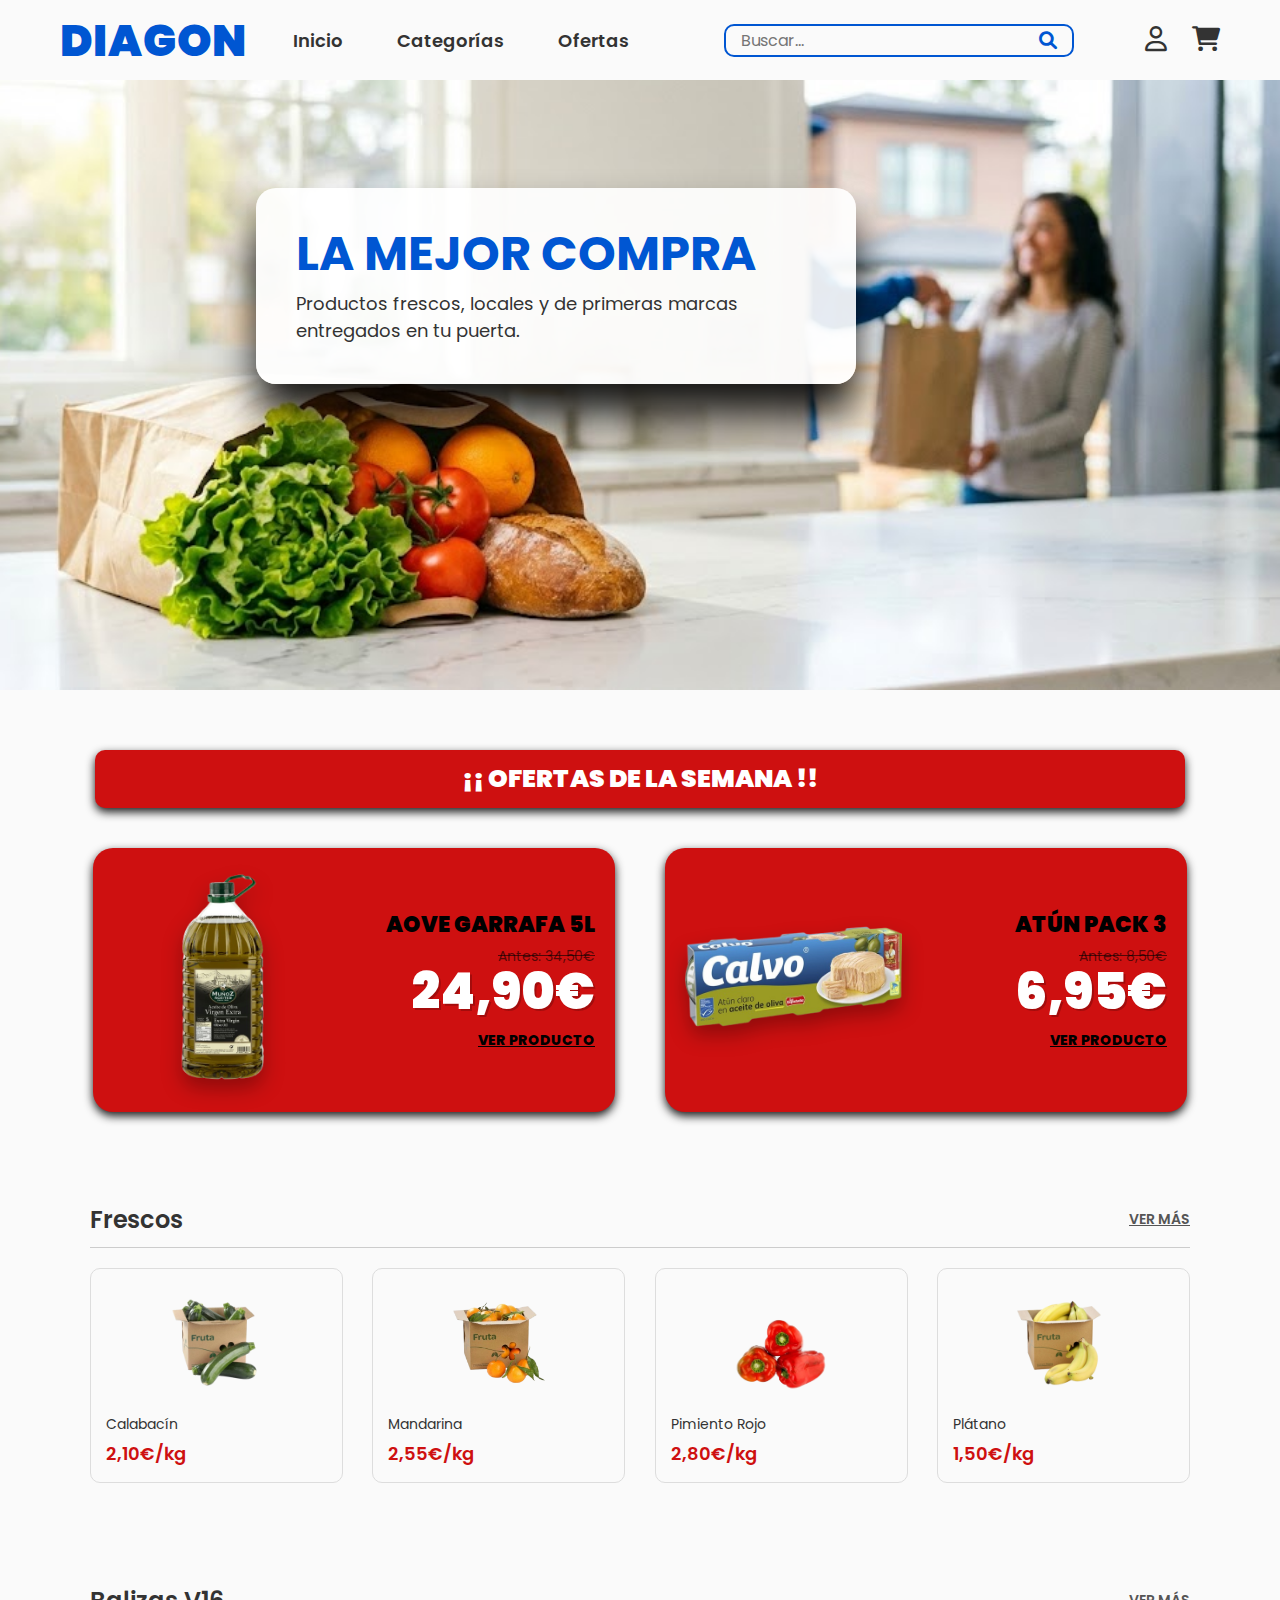
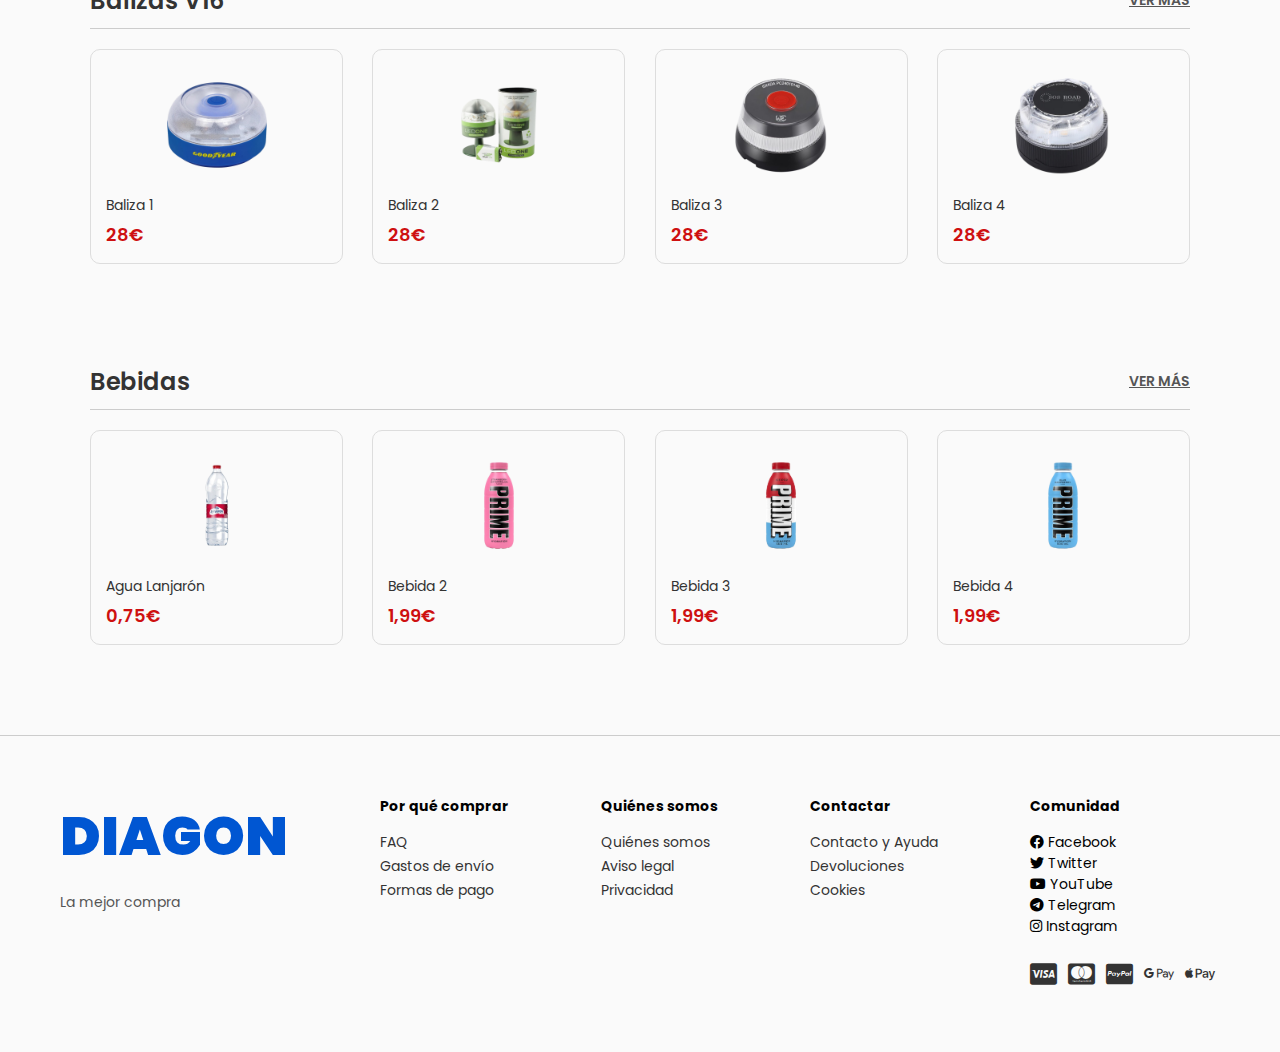
<file: index.html>
<!DOCTYPE html>
<html lang="es">

<head>
    <meta charset="UTF-8">
    <meta name="viewport" content="width=device-width, initial-scale=1.0">
    <title>DIAGON | La mejor compra</title>

    <link rel="stylesheet" href="css/style.css">

    <link href="https://fonts.googleapis.com/css2?family=Poppins:wght@400;600;700;900&display=swap" rel="stylesheet">

    <link rel="stylesheet" href="https://cdnjs.cloudflare.com/ajax/libs/font-awesome/6.0.0/css/all.min.css">
</head>

<body>
    <header>
        <div class="container header-flex">

            <div class="logo">
                <a href="index.html" style="text-decoration: none; color: inherit;">DIAGON</a>
            </div>

            <nav>
                <a href="#">Inicio</a>
                <a href="#">Categorías</a>
                <a href="#">Ofertas</a>
            </nav>

            <div class="search-box">
                <input type="text" placeholder="Buscar...">
                <button><i class="fa-solid fa-magnifying-glass"></i></button>
            </div>

            <div class="icons">
                <a href="#"><i class="fa-regular fa-user"></i></a>
                <a href="#"><i class="fa-solid fa-cart-shopping"></i></a>
            </div>

        </div>
    </header>

    <section class="hero">
        <div class="hero-text">
            <h2>LA MEJOR COMPRA</h2>
            <p>Productos frescos, locales y de primeras marcas entregados en tu puerta.</p>
        </div>
    </section>

    <section class="seccion-ofertas">
        <div class="container">

            <div class="titulo-contenedor">
                <h3 class="titulo-rojo">¡¡ OFERTAS DE LA SEMANA !!</h3>
            </div>

            <div class="ofertas-grid">

                <a href="producto1.html" class="card-roja tarjeta-enlace">
                    <div class="card-img">
                        <img src="img/aceite.png" alt="Aceite de Oliva">
                    </div>
                    <div class="card-info">
                        <h4>AOVE GARRAFA 5L</h4>
                        <div class="precios">
                            <span class="precio-old">Antes: 34,50€</span>
                            <span class="precio-new">24,90€</span>
                        </div>
                        <span class="btn-comprar">VER PRODUCTO</span>
                    </div>
                </a>

                <a href="producto2.html" class="card-roja tarjeta-enlace">
                    <div class="card-img">
                        <img src="img/atun.png" alt="Pack Atún">
                    </div>
                    <div class="card-info">
                        <h4>ATÚN PACK 3</h4>
                        <div class="precios">
                            <span class="precio-old">Antes: 8,50€</span>
                            <span class="precio-new">6,95€</span>
                        </div>
                        <span class="btn-comprar">VER PRODUCTO</span>
                    </div>
                </a>

            </div>
        </div>
    </section>

    <section class="categoria-section container">
        <div class="categoria-header">
            <h3>Frescos</h3>
            <a href="#" class="ver-mas">VER MÁS</a>
        </div>

        <div class="productos-grid">

            <article class="producto-card">
                <div class="img-box">
                    <img src="img/fruta1.png" alt="Calabacín">
                </div>
                <h5>Calabacín</h5>
                <p class="precio-final">2,10€/kg</p>
            </article>

            <article class="producto-card">
                <div class="img-box">
                    <img src="img/fruta2.png" alt="Mandarina">
                </div>
                <h5>Mandarina</h5>
                <p class="precio-final">2,55€/kg</p>
            </article>

            <article class="producto-card">
                <div class="img-box">
                    <img src="img/fruta3.png" alt="Pimiento">
                </div>
                <h5>Pimiento Rojo</h5>
                <p class="precio-final">2,80€/kg</p>
            </article>

            <article class="producto-card">
                <div class="img-box">
                    <img src="img/fruta4.png" alt="Plátano">
                </div>
                <h5>Plátano</h5>
                <p class="precio-final">1,50€/kg</p>
            </article>

        </div>
    </section>

    <section class="categoria-section container">
        <div class="categoria-header">
            <h3>Balizas V16</h3>
            <a href="#" class="ver-mas">VER MÁS</a>
        </div>

        <div class="productos-grid">

            <article class="producto-card">
                <div class="img-box">
                    <img src="img/baliza1.png" alt="baliza1">
                </div>
                <h5>Baliza 1</h5>
                <p class="precio-final">28€</p>
            </article>

            <article class="producto-card">
                <div class="img-box">
                    <img src="img/baliza2.png" alt="baliza2">
                </div>
                <h5>Baliza 2</h5>
                <p class="precio-final">28€</p>
            </article>

            <article class="producto-card">
                <div class="img-box">
                    <img src="img/baliza3.png" alt="baliza3">
                </div>
                <h5>Baliza 3</h5>
                <p class="precio-final">28€</p>
            </article>

            <article class="producto-card">
                <div class="img-box">
                    <img src="img/baliza4.png" alt="baliza4">
                </div>
                <h5>Baliza 4</h5>
                <p class="precio-final">28€</p>
            </article>

        </div>
    </section>


    <section class="categoria-section container">
        <div class="categoria-header">
            <h3>Bebidas</h3>
            <a href="#" class="ver-mas">VER MÁS</a>
        </div>

        <div class="productos-grid">

            <article class="producto-card">
                <div class="img-box">
                    <img src="img/bebida1.png" alt="bebida1">
                </div>
                <h5>Agua Lanjarón</h5>
                <p class="precio-final">0,75€</p>
            </article>

            <article class="producto-card">
                <div class="img-box">
                    <img src="img/bebida2.png" alt="bebida2">
                </div>
                <h5>Bebida 2</h5>
                <p class="precio-final">1,99€</p>
            </article>

            <article class="producto-card">
                <div class="img-box">
                    <img src="img/bebida3.png" alt="bebida3">
                </div>
                <h5>Bebida 3</h5>
                <p class="precio-final">1,99€</p>
            </article>

            <article class="producto-card">
                <div class="img-box">
                    <img src="img/bebida4.png" alt="bebida4">
                </div>
                <h5>Bebida 4</h5>
                <p class="precio-final">1,99€</p>
            </article>

        </div>
    </section>

    <footer>
        <div class="container footer-grid">

            <div class="footer-col">
                <h4 class="logo-diagon-footer">DIAGON</h4>
                <p>La mejor compra</p>
            </div>

            <div class="footer-col">
                <h4>Por qué comprar</h4>
                <a href="#">FAQ</a>
                <a href="#">Gastos de envío</a>
                <a href="#">Formas de pago</a>
            </div>

            <div class="footer-col">
                <h4>Quiénes somos</h4>
                <a href="#">Quiénes somos</a>
                <a href="#">Aviso legal</a>
                <a href="#">Privacidad</a>
            </div>

            <div class="footer-col">
                <h4>Contactar</h4>
                <a href="#">Contacto y Ayuda</a>
                <a href="#">Devoluciones</a>
                <a href="#">Cookies</a>
            </div>

            <div class="footer-col">
                <h4>Comunidad</h4>
                <div class="social-icons">
                    <i class="fa-brands fa-facebook"></i> Facebook<br>
                    <i class="fa-brands fa-twitter"></i> Twitter<br>
                    <i class="fa-brands fa-youtube"></i> YouTube<br>
                    <i class="fa-brands fa-telegram"></i> Telegram<br>
                    <i class="fa-brands fa-instagram"></i> Instagram
                </div>

                <div class="pagos-icons">
                    <i class="fa-brands fa-cc-visa"></i>
                    <i class="fa-brands fa-cc-mastercard"></i>
                    <i class="fa-brands fa-cc-paypal"></i>
                    <i class="fa-brands fa-google-pay"></i>
                    <i class="fa-brands fa-apple-pay"></i>

                </div>
            </div>

        </div>
    </footer>
</body>

</html>
</file>
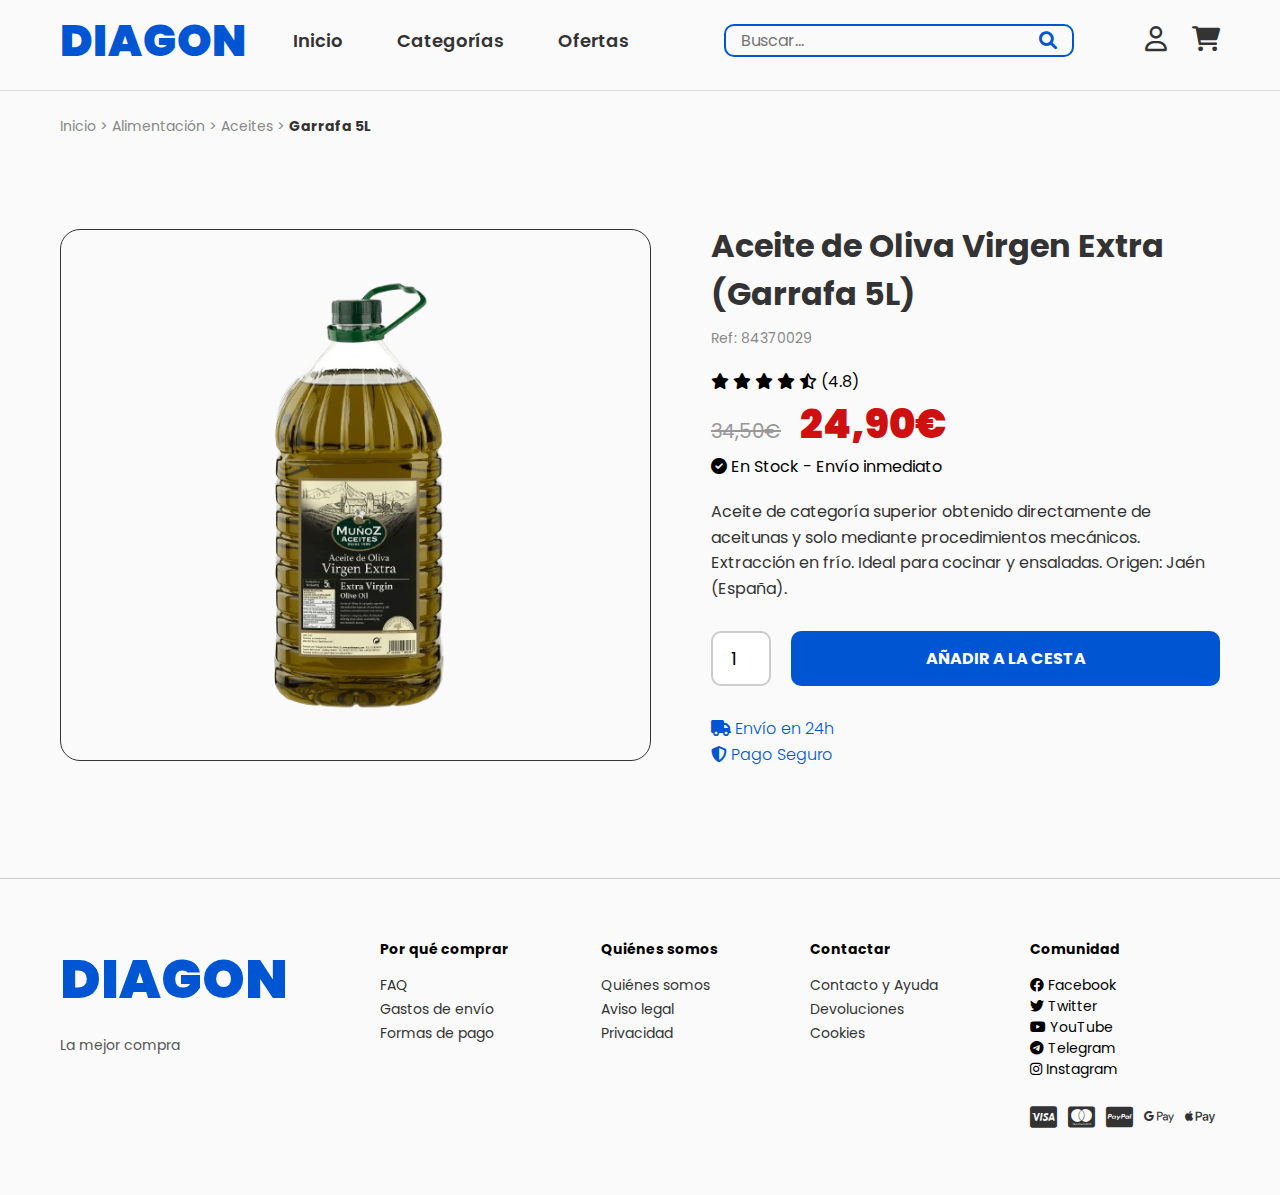
<file: producto1.html>
<!DOCTYPE html>
<html lang="es">

<head>
    <meta charset="UTF-8">
    <meta name="viewport" content="width=device-width, initial-scale=1.0">
    <title>DIAGON | La mejor compra</title>

    <link rel="stylesheet" href="css/style.css">

    <link href="https://fonts.googleapis.com/css2?family=Poppins:wght@400;600;700;900&display=swap" rel="stylesheet">

    <link rel="stylesheet" href="https://cdnjs.cloudflare.com/ajax/libs/font-awesome/6.0.0/css/all.min.css">
</head>

<body>
    <header>
        <div class="container header-flex">

            <div class="logo">
                <a href="index.html" style="text-decoration: none; color: inherit;">DIAGON</a>
            </div>

            <nav>
                <a href="index.html">Inicio</a>
                <a href="#">Categorías</a>
                <a href="#">Ofertas</a>
            </nav>

            <div class="search-box">
                <input type="text" placeholder="Buscar...">
                <button><i class="fa-solid fa-magnifying-glass"></i></button>
            </div>

            <div class="icons">
                <a href="#"><i class="fa-regular fa-user"></i></a>

                <div class="cart-wrapper">
                    <a href="#"><i class="fa-solid fa-cart-shopping"></i></a>
                    <span id="cart-count" class="cart-badge">0</span>
                </div>
            </div>

        </div>
    </header>

    <div class="breadcrumbs-bar">
        <div class="container">
            <p class="migas">Inicio > Alimentación > Aceites > <strong>Garrafa 5L</strong></p>
        </div>
    </div>


    <section class="container producto-detalle">

        <div class="col-foto">
            <img src="img/aceite.png" alt="Aceite de Oliva 5L">
        </div>

        <div class="col-info">

            <h1>Aceite de Oliva Virgen Extra (Garrafa 5L)</h1>

            <div class="meta-info">
                <p class="ref">Ref: 84370029</p>

                <div class="estrellas">
                    <i class="fa-solid fa-star"></i>
                    <i class="fa-solid fa-star"></i>
                    <i class="fa-solid fa-star"></i>
                    <i class="fa-solid fa-star"></i>
                    <i class="fa-regular fa-star-half-stroke"></i>
                    <span>(4.8)</span>
                </div>
            </div>

            <div class="precios-ficha">
                <span class="ficha-old">34,50€</span>
                <span class="ficha-new">24,90€</span>
            </div>

            <p class="stock"><i class="fa-solid fa-check-circle"></i> En Stock - Envío inmediato</p>

            <p class="desc">
                Aceite de categoría superior obtenido directamente de aceitunas y solo mediante procedimientos
                mecánicos. Extracción en frío. Ideal para cocinar y ensaladas. Origen: Jaén (España).
            </p>

            <div class="compra-actions">
                <input type="number" value="1" min="1" class="input-cantidad">
                <button class="btn-anadir">AÑADIR A LA CESTA</button>
            </div>

            <div class="garantias">
                <p><i class="fa-solid fa-truck"></i> Envío en 24h</p>
                <p><i class="fa-solid fa-shield"></i> Pago Seguro</p>
            </div>
        </div>

    </section>

    <footer>
        <div class="container footer-grid">

            <div class="footer-col">
                <h4 class="logo-diagon-footer">DIAGON</h4>
                <p>La mejor compra</p>
            </div>

            <div class="footer-col">
                <h4>Por qué comprar</h4>
                <a href="#">FAQ</a>
                <a href="#">Gastos de envío</a>
                <a href="#">Formas de pago</a>
            </div>

            <div class="footer-col">
                <h4>Quiénes somos</h4>
                <a href="#">Quiénes somos</a>
                <a href="#">Aviso legal</a>
                <a href="#">Privacidad</a>
            </div>

            <div class="footer-col">
                <h4>Contactar</h4>
                <a href="#">Contacto y Ayuda</a>
                <a href="#">Devoluciones</a>
                <a href="#">Cookies</a>
            </div>

            <div class="footer-col">
                <h4>Comunidad</h4>
                <div class="social-icons">
                    <i class="fa-brands fa-facebook"></i> Facebook<br>
                    <i class="fa-brands fa-twitter"></i> Twitter<br>
                    <i class="fa-brands fa-youtube"></i> YouTube<br>
                    <i class="fa-brands fa-telegram"></i> Telegram<br>
                    <i class="fa-brands fa-instagram"></i> Instagram
                </div>

                <div class="pagos-icons">
                    <i class="fa-brands fa-cc-visa"></i>
                    <i class="fa-brands fa-cc-mastercard"></i>
                    <i class="fa-brands fa-cc-paypal"></i>
                    <i class="fa-brands fa-google-pay"></i>
                    <i class="fa-brands fa-apple-pay"></i>

                </div>
            </div>

        </div>
    </footer>
    <script src="js/script.js"></script>
</body>

</html>
</file>
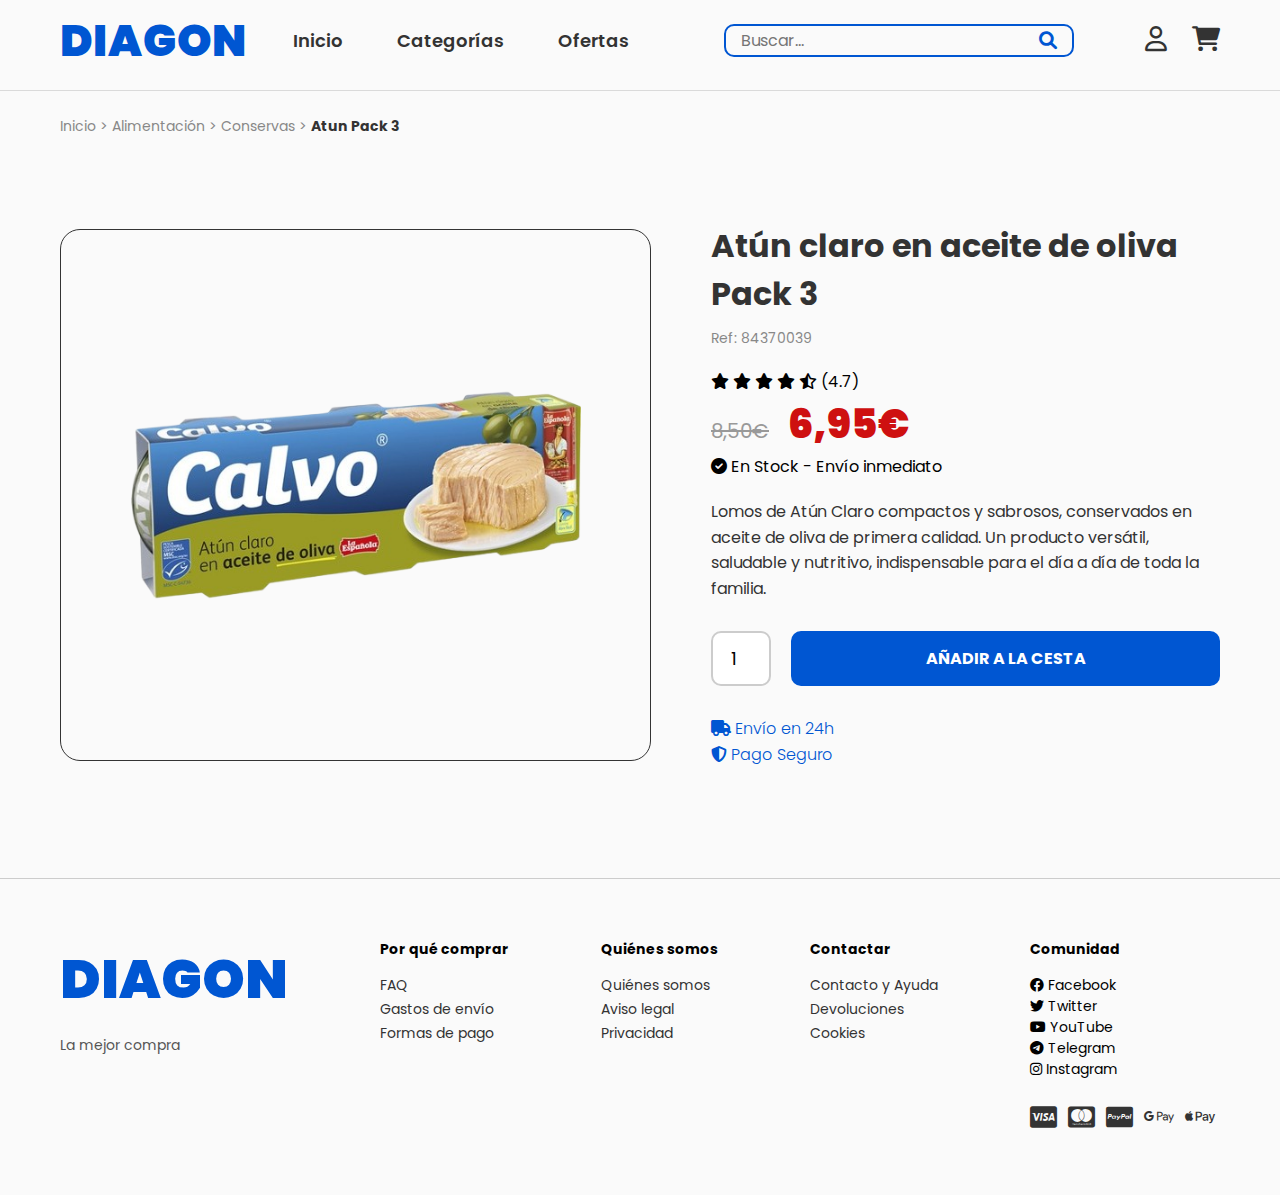
<file: producto2.html>
<!DOCTYPE html>
<html lang="es">

<head>
    <meta charset="UTF-8">
    <meta name="viewport" content="width=device-width, initial-scale=1.0">
    <title>DIAGON | La mejor compra</title>

    <link rel="stylesheet" href="css/style.css">

    <link href="https://fonts.googleapis.com/css2?family=Poppins:wght@400;600;700;900&display=swap" rel="stylesheet">

    <link rel="stylesheet" href="https://cdnjs.cloudflare.com/ajax/libs/font-awesome/6.0.0/css/all.min.css">
</head>

<body>
    <header>
        <div class="container header-flex">

            <div class="logo">
                <a href="index.html" style="text-decoration: none; color: inherit;">DIAGON</a>
            </div>

            <nav>
                <a href="index.html">Inicio</a>
                <a href="#">Categorías</a>
                <a href="#">Ofertas</a>
            </nav>

            <div class="search-box">
                <input type="text" placeholder="Buscar...">
                <button><i class="fa-solid fa-magnifying-glass"></i></button>
            </div>

            <div class="icons">
                <a href="#"><i class="fa-regular fa-user"></i></a>

                <div class="cart-wrapper">
                    <a href="#"><i class="fa-solid fa-cart-shopping"></i></a>
                    <span id="cart-count" class="cart-badge">0</span>
                </div>
            </div>

        </div>
    </header>

    <div class="breadcrumbs-bar">
        <div class="container">
            <p class="migas">Inicio > Alimentación > Conservas > <strong>Atun Pack 3</strong></p>
        </div>
    </div>


    <section class="container producto-detalle">

        <div class="col-foto">
            <img src="img/atun.png" alt="Atún Pack 3">
        </div>

        <div class="col-info">

            <h1>Atún claro en aceite de oliva Pack 3</h1>

            <div class="meta-info">
                <p class="ref">Ref: 84370039</p>

                <div class="estrellas">
                    <i class="fa-solid fa-star"></i>
                    <i class="fa-solid fa-star"></i>
                    <i class="fa-solid fa-star"></i>
                    <i class="fa-solid fa-star"></i>
                    <i class="fa-regular fa-star-half-stroke"></i>
                    <span>(4.7)</span>
                </div>
            </div>

            <div class="precios-ficha">
                <span class="ficha-old">8,50€</span>
                <span class="ficha-new">6,95€</span>
            </div>

            <p class="stock"><i class="fa-solid fa-check-circle"></i> En Stock - Envío inmediato</p>

            <p class="desc">
                Lomos de Atún Claro compactos y sabrosos, conservados en aceite de oliva de primera calidad. Un producto
                versátil, saludable y nutritivo, indispensable para el día a día de toda la familia.
            </p>

            <div class="compra-actions">
                <input type="number" value="1" min="1" class="input-cantidad">
                <button class="btn-anadir">AÑADIR A LA CESTA</button>
            </div>

            <div class="garantias">
                <p><i class="fa-solid fa-truck"></i> Envío en 24h</p>
                <p><i class="fa-solid fa-shield"></i> Pago Seguro</p>
            </div>
        </div>

    </section>

    <footer>
        <div class="container footer-grid">

            <div class="footer-col">
                <h4 class="logo-diagon-footer">DIAGON</h4>
                <p>La mejor compra</p>
            </div>

            <div class="footer-col">
                <h4>Por qué comprar</h4>
                <a href="#">FAQ</a>
                <a href="#">Gastos de envío</a>
                <a href="#">Formas de pago</a>
            </div>

            <div class="footer-col">
                <h4>Quiénes somos</h4>
                <a href="#">Quiénes somos</a>
                <a href="#">Aviso legal</a>
                <a href="#">Privacidad</a>
            </div>

            <div class="footer-col">
                <h4>Contactar</h4>
                <a href="#">Contacto y Ayuda</a>
                <a href="#">Devoluciones</a>
                <a href="#">Cookies</a>
            </div>

            <div class="footer-col">
                <h4>Comunidad</h4>
                <div class="social-icons">
                    <i class="fa-brands fa-facebook"></i> Facebook<br>
                    <i class="fa-brands fa-twitter"></i> Twitter<br>
                    <i class="fa-brands fa-youtube"></i> YouTube<br>
                    <i class="fa-brands fa-telegram"></i> Telegram<br>
                    <i class="fa-brands fa-instagram"></i> Instagram
                </div>

                <div class="pagos-icons">
                    <i class="fa-brands fa-cc-visa"></i>
                    <i class="fa-brands fa-cc-mastercard"></i>
                    <i class="fa-brands fa-cc-paypal"></i>
                    <i class="fa-brands fa-google-pay"></i>
                    <i class="fa-brands fa-apple-pay"></i>

                </div>
            </div>

        </div>
    </footer>
    <script src="js/script.js"></script>
</body>
</body>

</html>
</file>
<file: css/style.css>
/* 1. LIMPIEZA (RESET) */
* {
    margin: 0;
    padding: 0;
    box-sizing: border-box;
    font-family: 'Poppins', sans-serif;
    }

/* 2. ESTRUCTURA (FLEXBOX) */
.header-flex {
    display: flex;
    justify-content: space-between;
    align-items: center;
    height: 80px;
}

.container {
    max-width: 1200px;
    margin: 0 auto;
    padding: 0 20px;
}

body {
    background-color: #fafafa;
}

/* 3. MAQUILLAJE DE ELEMENTOS */
.logo {
    color: #0056D2;
    font-size: 44px;
    font-weight: 900;
    letter-spacing: 1px;
}

nav a {
    display: inline-block;
    text-decoration: none;
    color: #333333;
    font-size: 18px;
    font-weight: 600;
    margin-right: 50px;
    transition: transform 0.3s ease;
}

nav a:hover {
    color: #0056D2;
    transform: scale(1.1);
    text-decoration: underline;
}

.search-box {
    width: 350px;
    height: 33px;
    background-color: #fafafa;
    border: 2px solid #0056D2;
    border-radius: 10px;
    display: flex;
    align-items: center;
    padding: 0 15px;
    transform: translateY(0px);
    /* Para cuadrar la barra de busqueda en altura */
}

/* Ajustes para el texto y la lupa dentro*/
.search-box input {
    width: 100%;
    border: none;
    background: transparent;
    outline: none;
    font-size: 16px;
    color: #333;
}

.search-box button {
    background: transparent;
    border: none;
    cursor: pointer;
    font-size: 18px;
    color: #0056D2;
}

/* ICONOS DE USUARIO Y CARRITO (Versión Grande) */
.icons {
    display: flex;
    align-items: center;
}

.icons a {
    color: #333333;
    font-size: 25px;
    margin-left: 25px;
    transition: color 0.3s;
}

.icons a:hover {
    color: #0056D2;
    transform: scale(1.1);
}

/* --- HERO / BANNER --- */
.hero {
    height: 610px;
    /* Altura del banner */
    background-image: url('../img/hero.jpg');
    background-size: cover;
    background-position: center;

    /* Para centrar el cuadro de texto verticalmente */
    display: flex;
    align-items: center;
}

/* El cuadro blanco con el texto */
.hero-text {
    background-color: rgba(255, 255, 255, 0.9);
    padding: 40px;
    margin-left: 20%;
    /* Lo separamos un poco de la izquierda */
    transform: translateY(-99px);
    border-radius: 20px;
    max-width: 600px;
    box-shadow: 0 30px 40px rgba(0, 0, 0, 0.9);
}

.hero-text h2 {
    color: #0056D2;
    font-size: 48px;
    font-weight: 700;
    line-height: 1.1;
    margin-bottom: 10px;
}

.hero-text p {
    font-size: 18px;
    color: #333333;
}

/* --- SECCIÓN OFERTAS --- */
.seccion-ofertas {
    padding: 50px 0;
    text-align: center;
}

.titulo-rojo {
    background-color: #CE1010;
    color: white;
    display: block;
    max-width: 1090px;
    margin: 10px auto 40px;
    width: 95%;
    padding: 10px 20px;
    border-radius: 10px;
    font-size: 25px;
    font-weight: 900;
    margin-bottom: 40px;
    box-shadow: 0 4px 10px rgba(0, 0, 0, 0.9);
}

/* El contenedor que pone las tarjetas una al lado de la otra */
.ofertas-grid {
    display: flex;
    justify-content: center;
    gap: 50px;
}

/* --- DISEÑO DE LA TARJETA ROJA --- */
.card-roja {
    background-color: #CE1010;
    color: white;
    width: 45%;
    border-radius: 20px;
    padding: 20px;
    display: flex;
    align-items: center;
    box-shadow: 0 10px 20px rgba(0, 0, 0, 0.2);
    position: relative;
    box-shadow: 0 4px 10px rgba(0, 0, 0, 0.9);
}

.card-roja:hover {
    transform: scale(1.02);
    transition: all 0.2s ease;
}

.card-img {
    width: 45%;
}

.card-img img {
    width: 100%;
    height: auto;
    filter: drop-shadow(0 10px 10px rgba(0, 0, 0, 0.3));
}

/* Texto a la derecha */
.card-info {
    width: 55%;
    text-align: right;
}

.card-info h4 {
    color: black;
    font-size: 22px;
    font-weight: 900;
    margin-bottom: 5px;
}

.precio-old {
    display: block;
    font-size: 14px;
    color: rgba(0, 0, 0, 0.6);
    text-decoration: line-through; /* Tachado */
    
}

.precio-new {
    display: block;
    font-size: 50px;
    font-weight: 900;
    line-height: 1;
    margin-bottom: 10px;
    text-shadow: 2px 2px 0 rgba(0, 0, 0, 0.2);
}

.btn-comprar {
    color: black;
    font-weight: 800;
    text-decoration: underline;
    font-size: 14px;
}

/* --- SECCIÓN CATEGORÍAS --- */
.categoria-section {
    padding: 40px 50px;
    margin-bottom: 20px;
}

.categoria-header {
    display: flex;
    justify-content: space-between;
    align-items: center;
    margin-bottom: 20px;
    border-bottom: 1px solid #ccc;
    padding-bottom: 10px;
}

.categoria-header h3 {
    font-size: 24px;
    font-weight: 600;
    color: #333333;
}

.ver-mas {
    font-size: 14px;
    color: #555;
    text-decoration: underline;
    font-weight: 600;
}

/* REJILLA DE 4 PRODUCTOS */
.productos-grid {
    display: flex;
    gap: 20px;
    justify-content: space-between;
}

/* TARJETA SIMPLE (Gris/Blanca) */
.producto-card {
    background-color: #fafafa;
    border-radius: 10px;
    padding: 15px;
    width: 23%;
    /* Para que quepan 4 en fila (23% x 4 = 92%) */
    text-align: left;
    border: 1px solid #ddd;
    transition: transform 0.1s;
}

.producto-card:hover {
    transform: translateY(-2px);
    border-color: #0056D2;
}

.img-box {
    background: #fafafa;
    border-radius: 8px;
    padding: 10px;
    margin-bottom: 10px;
    display: flex;
    justify-content: center;
}

.img-box img {
    height: 100px;
    /* Altura fija para que todas sean iguales */
    object-fit: contain;
}

.producto-card h5 {
    font-size: 14px;
    color: #333;
    margin-bottom: 5px;
    font-weight: 400;
}

.producto-card .precio-final {
    font-size: 18px;
    font-weight: 600;
    color: #CE1010;
}

/* --- FOOTER --- */
footer {
    background-color: #fafafa;
    padding: 60px 0;
    margin-top: 50px;
    border-top: 1px solid #CCC;
}

.footer-grid {
    display: flex;
    justify-content: space-between;
    font-size: 14px;
}

.footer-col h4 {
    font-weight: 700;
    margin-bottom: 15px;
    color: #000;
}

.footer-col .logo-diagon-footer {
    color: #0056D2;
    font-size: 54px;
    font-weight: 900;

}

.footer-col a {
    display: block;
    text-decoration: none;
    color: #333;
    margin-bottom: 3px;
    transition: color 0.2s;
}

.footer-col a:hover {
    text-decoration: underline;
}

.footer-col p {
    color: #555;
    margin-bottom: 20px;
}

/* Iconos de pago*/
.pagos-icons {
    margin-top: 20px;
    font-size: 24px;
    color: #333;
}

.pagos-icons i {
    margin-right: 5px;
}

/* --- PÁGINA DE PRODUCTO --- */

.producto-detalle {
    padding: 60px 20px;
    display: flex;
    /* Pone foto y texto lado a lado */
    align-items: center;
    gap: 60px;
}

/* 1. LA FOTO */
.col-foto {
    flex: 1;
    display: flex;
    justify-content: center;
    background-color: #fafafa;
    border: 1px solid #333333;
    border-radius: 20px;
    padding: 40px;
}

.col-foto img {
    max-width: 100%;
    height: auto;
    max-height: 450px;
}

/* 2. LA INFO */
.col-info {
    flex: 1;
}

.col-info h1 {
    font-size: 32px;
    color: #333;
    margin-bottom: 10px;
}

.ref {
    color: #888;
    font-size: 14px;
    margin-bottom: 20px;
}

/* Precios */
.ficha-old {
    font-size: 20px;
    text-decoration: line-through;
    color: #999;
    margin-right: 15px;
}

.ficha-new {
    font-size: 40px;
    color: #CE1010;
    font-weight: 900;
}

.desc {
    margin: 20px 0 30px;
    line-height: 1.6;
    color: #333333;
}

/* Zona de botones */
.compra-actions {
    display: flex;
    gap: 20px;
    margin-bottom: 30px;
}

.input-cantidad {
    width: 60px;
    padding: 10px;
    font-size: 18px;
    border: 2px solid #ccc;
    border-radius: 10px;
    text-align: center;
}

.btn-anadir {
    background-color: #0056D2;
    color: white;
    border: none;
    padding: 15px 40px;
    font-size: 16px;
    font-weight: 700;
    border-radius: 10px;
    cursor: pointer;
    transition: 0.3s;
    flex: 1;
}

.btn-anadir:hover {
    background-color: #004494;
}

.garantias p {
    color: #0056D2;
    margin-bottom: 1px;
    font-weight: 300;
}

/* --- MIGAS DE PAN --- */
.breadcrumbs-bar {
    width: 100%;
    background-color: #fafafa;
    border-top: 1px solid #dadada;
    padding: 25px 0;
}

.migas {
    font-size: 14px;
    color: #888;
    margin: 0;
}

.migas strong {
    color: #333;
}

/* AJUSTES PARA TARJETA OFERTA */
.tarjeta-enlace {
    text-decoration: none; /* Arregla el subrayado a los textos de dentro */
    display: flex;
}
/* EMPUJAR LAS MIGAS DE PAN PARA QUE SE VEA BIEN*/
    .breadcrumbs-bar {
        margin-top: 10px; 
        width: 100%;
        box-sizing: border-box;
    }

    /* --- BURBUJA DEL CARRITO --- */
.cart-badge {
    position: absolute;
    top: -8px;
    right: -8px;
    background-color: red;
    color: white;
    font-size: 10px;
    font-weight: bold;
    width: 16px;
    height: 16px;
    border-radius: 50%;
    display: flex;
    justify-content: center;
    align-items: center;
    visibility: hidden; /* Oculto si es 0 */
}

/* Cuando tenga articulos, le pondremos esta clase para que se vea */
.cart-badge.visible {
    visibility: visible;
}

/* Contenedor del carrito para que la burbuja se posicione bien */
.cart-wrapper {
    position: relative;
    display: inline-block;
    cursor: pointer;
}

/* --- VERSIÓN MÓVIL  --- */
@media (max-width: 768px) {

    /* 1. EL CONTENEDOR PRINCIPAL */
    header .container {
        flex-direction: row; 
        flex-wrap: wrap;
        justify-content: space-between; /* Separa menú a la izq e iconos a la der */
        align-items: center;
        padding-bottom: 10px;
    }

    /* PARA QUE NO SE MONTE EN LA FOTO */
    header {
        background-color: #fafafa; 
        position: relative; 
    }

    /* FILA 1: EL LOGO */
    .logo {
        width: 100%;
        text-align: center;
        margin-bottom: 10px;
        order: 1;
    }

    /* FILA 2: EL MENÚ */
    nav {
        order: 2; 
        width: 100%;
    }

    nav ul {
        display: flex; 
        justify-content: center;
        gap: 20px;
        font-size: 14px;
        padding: 0;
        margin: 0;
        list-style: none;
    }

    /* FILA 3: LOS ICONOS */
    .icons {
        order: 3;
        width: 100%;
        display: flex;
        justify-content: center;
        gap: 20px;
        margin-top: 10px;
    }

    /* FILA 3: EL BUSCADOR (Al final del todo) */
    .search-box {
        width: 100%;
        order: 4;
        margin-top: 15px;
    }
    
    .search-box input {
        width: 100%; /* Que la caja de texto llene el hueco */
    }
    
    /* ARREGLO EXTRA PARA EL HERO */
    .hero {
        margin-top: 130px; 
        min-height: 10px;
        padding: 20px;
        height: auto;
        display: flex;
        align-items: center;
    }

    .hero-text {
        margin: 20px; 
        width: auto;
        transform: none;
        text-align: center;
    }

    .hero-text h2 {
        font-size: 32px;
    }


    /* 3. OFERTAS */
    .ofertas-grid {
        flex-direction: column; /* Una debajo de otra */
        align-items: center;
    }

    .card-roja {
        width: 100%; 
        max-width: none;
    }

    .titulo-rojo {
        width: 100%; 
        font-size: 18px; 
    }

    /* 4. Rejilla de productos */
    .productos-grid {
        flex-wrap: wrap; /* Permite que bajen de línea si no caben */
    }

    .producto-card {
        width: 46%; /* Ponemos 2 por fila (46% + espacio = 100%) */
        margin-bottom: 20px;
    }

    /* 5. FOOTER */
    .footer-grid {
        flex-direction: column; 
        text-align: center;
        gap: 30px;
    }

    /* 6. FICHA DE PRODUCTO */
    .producto-detalle {
        flex-direction: column;
        gap: 20px;
        padding-top: 20px;
    }

    .col-foto, .col-info {
        width: 100%;
    }

    /* Botón de añadir */
    .compra-actions {
        flex-direction: column;
    }

    .btn-anadir {
        width: 100%;
        padding: 20px;
    }
    
    .input-cantidad {
        width: 100%;
        margin-bottom: 10px;
    }
    .breadcrumbs-bar {
        margin-top: 130px;
        width: 100%;
        box-sizing: border-box;
    }
}
</file>
